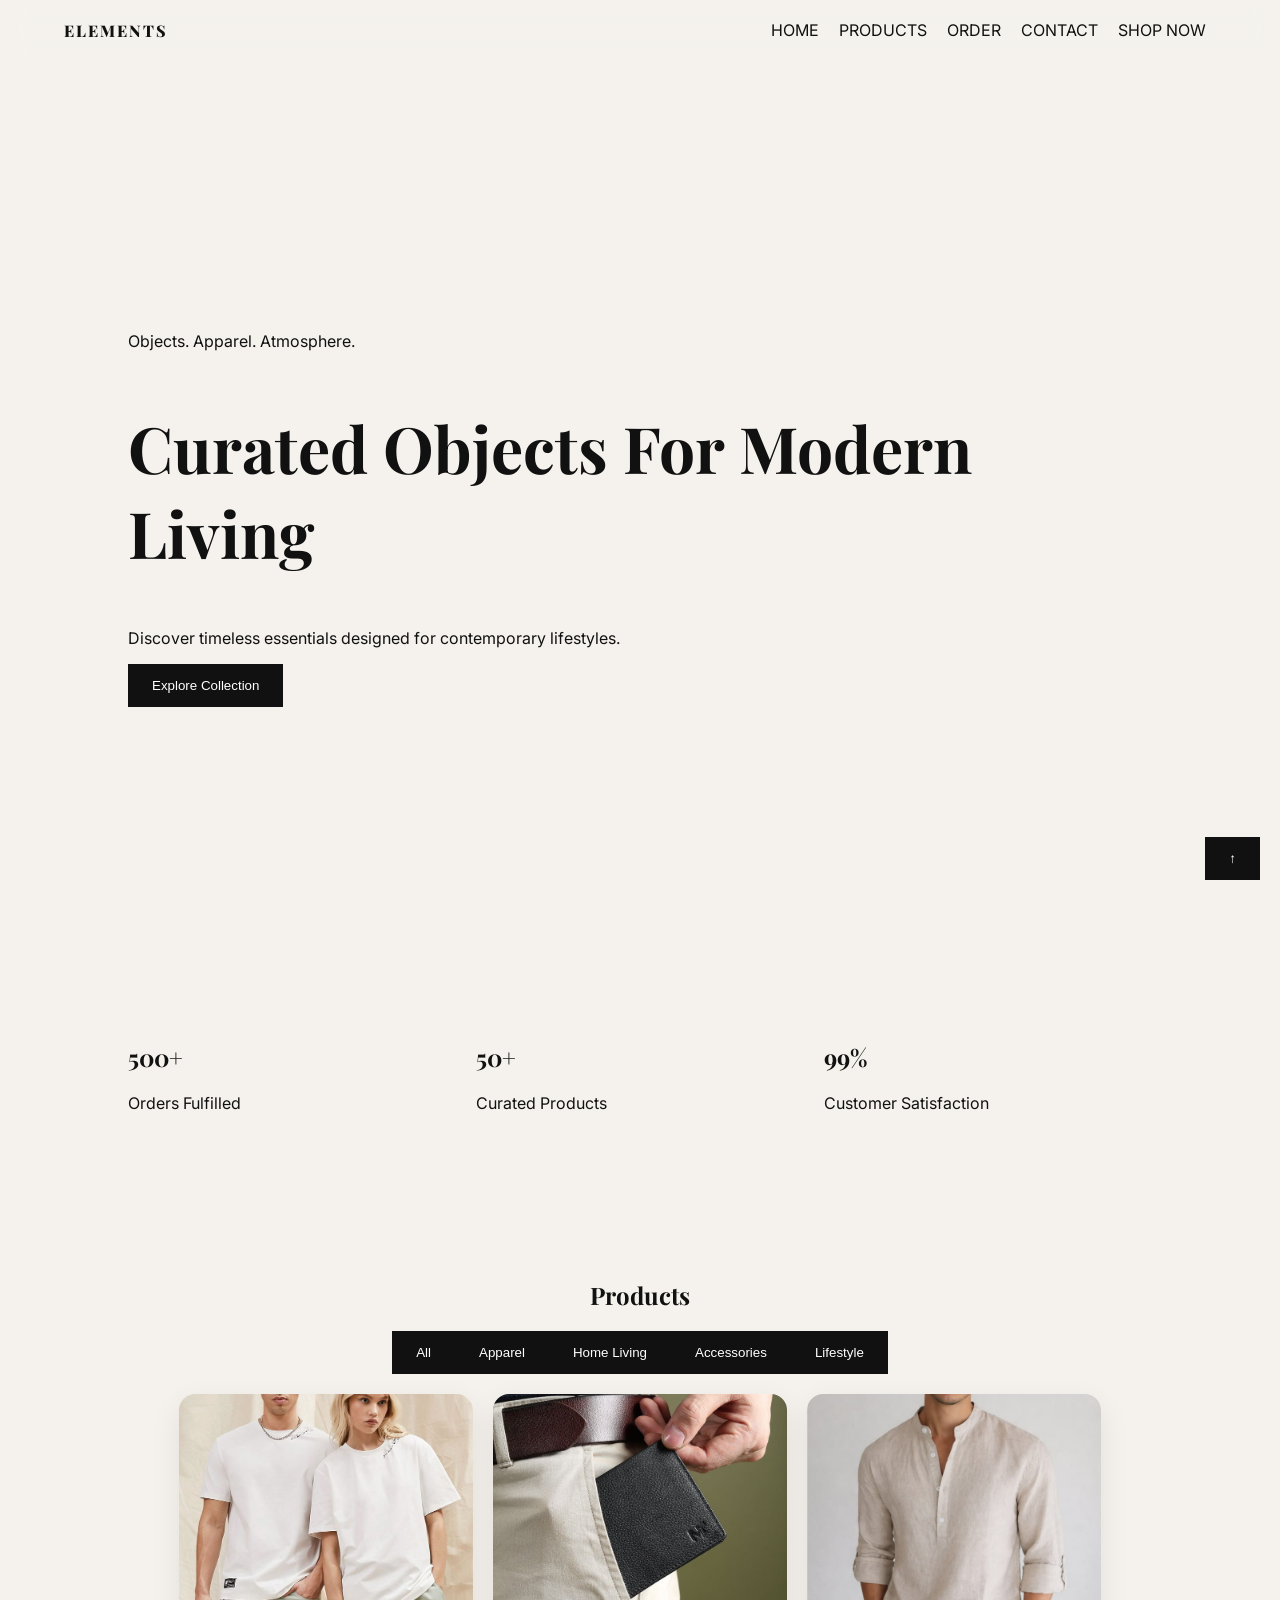
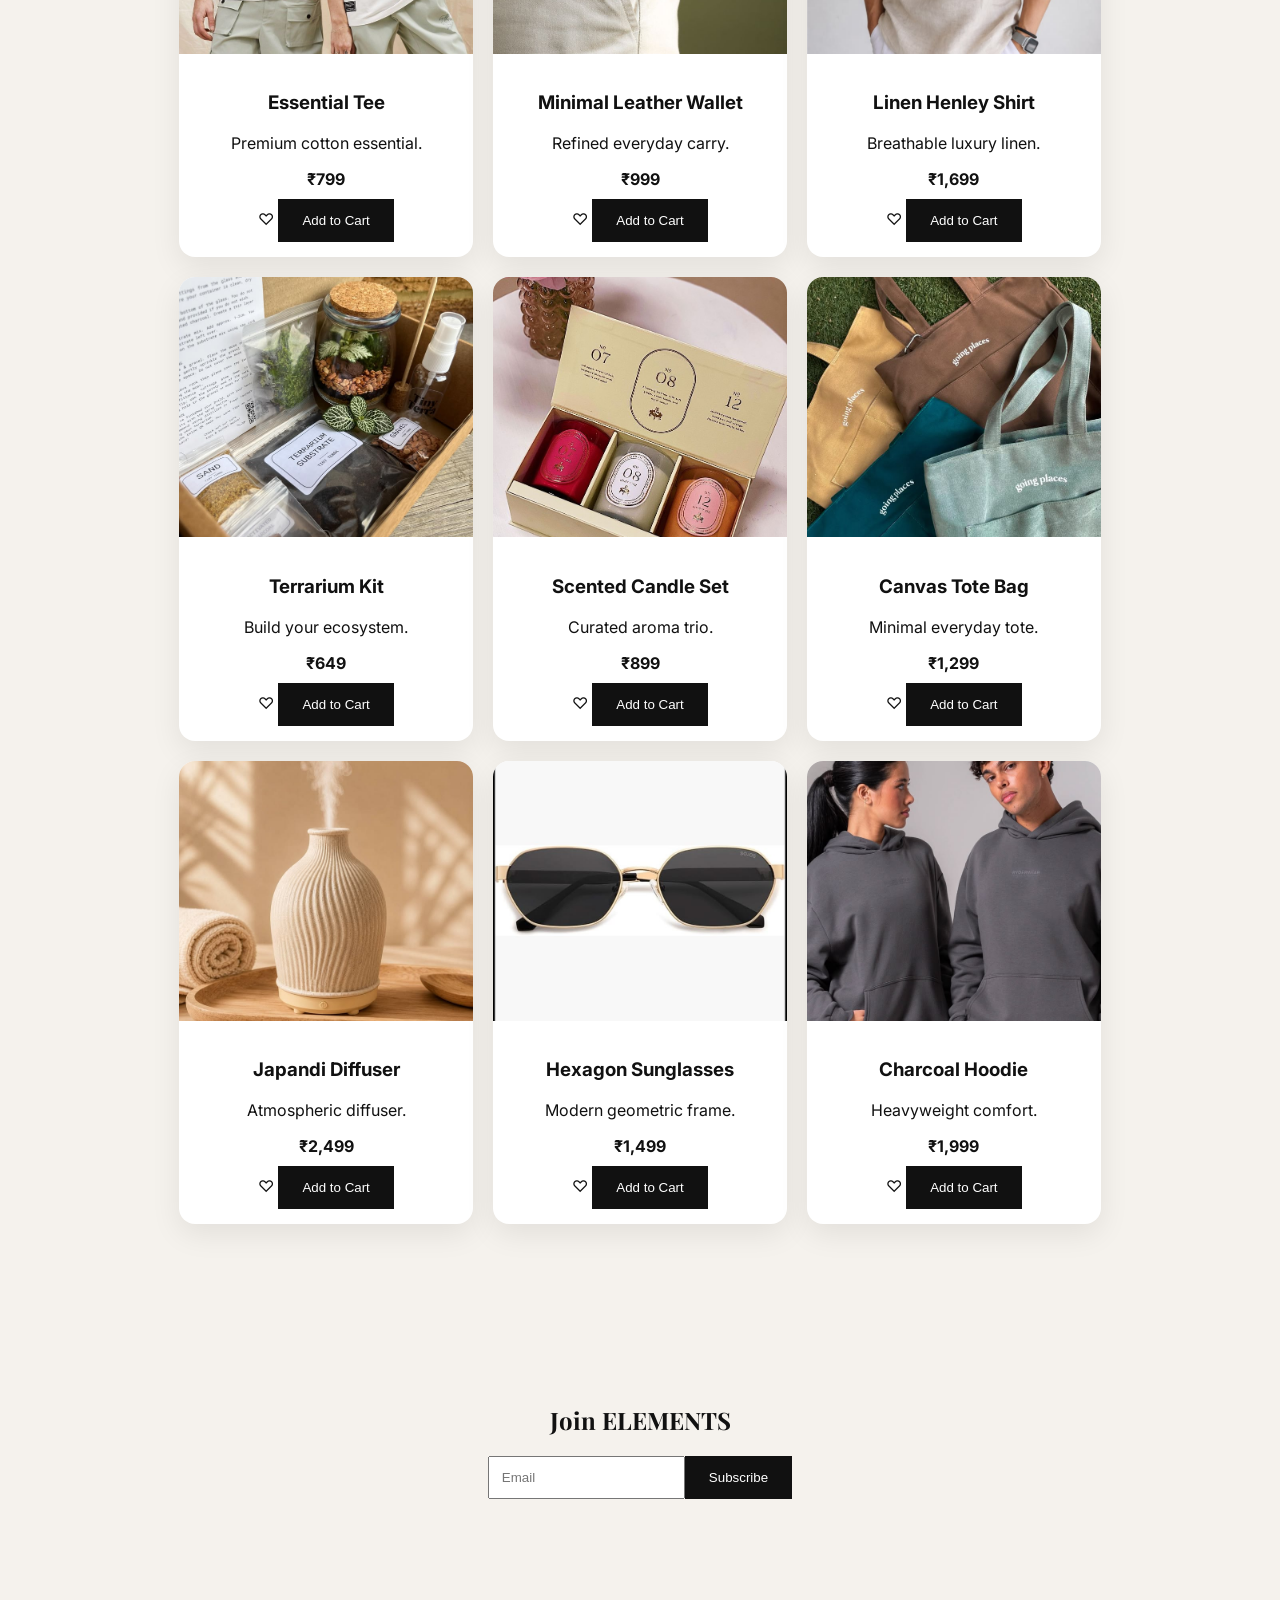
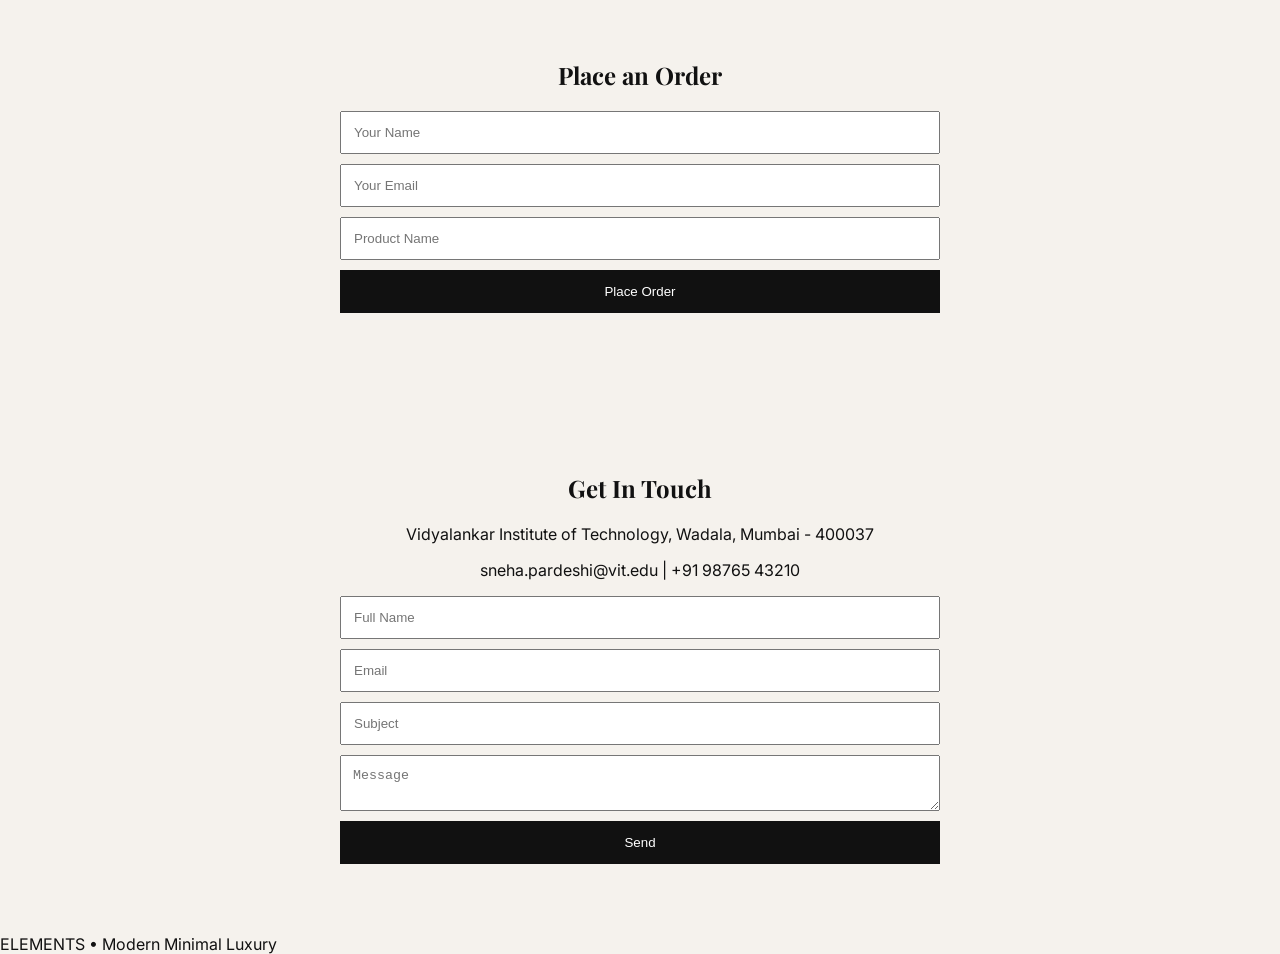
<file: index.html>
<!DOCTYPE html><html><head><meta charset='UTF-8'><meta name='viewport' content='width=device-width,initial-scale=1'>
<title>ELEMENTS</title><link href='https://fonts.googleapis.com/css2?family=Playfair+Display:wght@500;700&family=Inter:wght@300;400;500;600&display=swap' rel='stylesheet'>
<link rel='stylesheet' href='style.css'></head><body>
<nav id='nav'><div class='logo'>ELEMENTS</div><div class='links'><a href='#hero'>HOME</a><a href='#products'>PRODUCTS</a><a href='#order'>ORDER</a><a href='#contact'>CONTACT</a><a href='#featured'>SHOP NOW</a></div></nav>
<section id='hero' class='hero'><div><p>Objects. Apparel. Atmosphere.</p><h1>Curated Objects For Modern Living</h1><p>Discover timeless essentials designed for contemporary lifestyles.</p><button onclick="document.getElementById('products').scrollIntoView({behavior:'smooth'})">Explore Collection</button></div></section>
<section class='stats'><div><h2>500+</h2><p>Orders Fulfilled</p></div><div><h2>50+</h2><p>Curated Products</p></div><div><h2>99%</h2><p>Customer Satisfaction</p></div></section>
<section id='products'><h2>Products</h2><div class='filters'><button data-filter='all'>All</button><button data-filter='Apparel'>Apparel</button><button data-filter='Home Living'>Home Living</button><button data-filter='Accessories'>Accessories</button><button data-filter='Lifestyle'>Lifestyle</button></div><div id='productGrid'></div></section>

<section class='newsletter'><h2>Join ELEMENTS</h2><input id='email' placeholder='Email'><button onclick='subscribe()'>Subscribe</button><div id='msg'></div></section>
<section id='order'><h2>Place an Order</h2>
<form id='order-form'><input type='text' id='o-name' placeholder='Your Name' required><input type='email' id='o-email' placeholder='Your Email' required><input type='text' id='o-product' placeholder='Product Name' required><button type='submit'>Place Order</button></form>
<div id='order-msg'></div></section>
<section id='contact'><h2>Get In Touch</h2><p>Vidyalankar Institute of Technology, Wadala, Mumbai - 400037</p><p>sneha.pardeshi@vit.edu | +91 98765 43210</p>
<form onsubmit='return sendForm(event)'><input id='c-name' required placeholder='Full Name'><input id='c-email' required type='email' placeholder='Email'><input id='c-subject' required placeholder='Subject'><textarea id='c-message' required placeholder='Message'></textarea><button>Send</button></form><div id='contact-msg'></div></section>
<footer>ELEMENTS • Modern Minimal Luxury</footer><button id='top' onclick='window.scrollTo({top:0,behavior:"smooth"})'>↑</button><script src='script.js'></script></body></html>
</file>
<file: style.css>
body{margin:0;font-family:Inter;background:#F5F2ED;color:#111}h1,h2,.logo{font-family:'Playfair Display',serif}nav{position:sticky;top:0;display:flex;justify-content:space-between;padding:20px 5%;backdrop-filter:blur(12px);background:rgba(245,242,237,.7)}a{text-decoration:none;color:#111;margin:0 10px}.hero{height:100vh;display:flex;align-items:center;padding:0 10%;background:linear-gradient(rgba(245,242,237,.5),rgba(245,242,237,.7)),url('assets/henley.jpg') center/cover}.hero h1{font-size:4rem}.hero button,button{background:#111;color:#fff;border:0;padding:14px 24px}.stats,.cloud-grid,#productGrid{display:grid;gap:20px}.stats{grid-template-columns:repeat(3,1fr);padding:60px 10%}#productGrid,.cloud-grid{grid-template-columns:repeat(auto-fit,minmax(250px,1fr));padding:20px 10%}.product,.card{background:#fff;border-radius:16px;overflow:hidden;box-shadow:0 10px 30px rgba(0,0,0,.08);transition:.3s}.product:hover,.card:hover{transform:translateY(-8px)}.product img{width:100%;height:260px;object-fit:cover}.newsletter,#products,#featured,#contact,#order{text-align:center;padding:70px 5%}form{max-width:600px;margin:auto;display:grid;gap:10px}input,textarea{padding:12px}#top{position:fixed;right:20px;bottom:20px}@media(max-width:768px){.hero h1{font-size:2.5rem}.stats{grid-template-columns:1fr}}

/* Final Luxury Hero Update */
.logo{font-weight:800!important;letter-spacing:2px;}
.hero{
background:
linear-gradient(rgba(245,242,237,.72),rgba(245,242,237,.72)),
url('https://images.unsplash.com/photo-1513694203232-719a280e022f?q=80&w=1600&auto=format&fit=crop') center/cover no-repeat !important;
}
</file>
